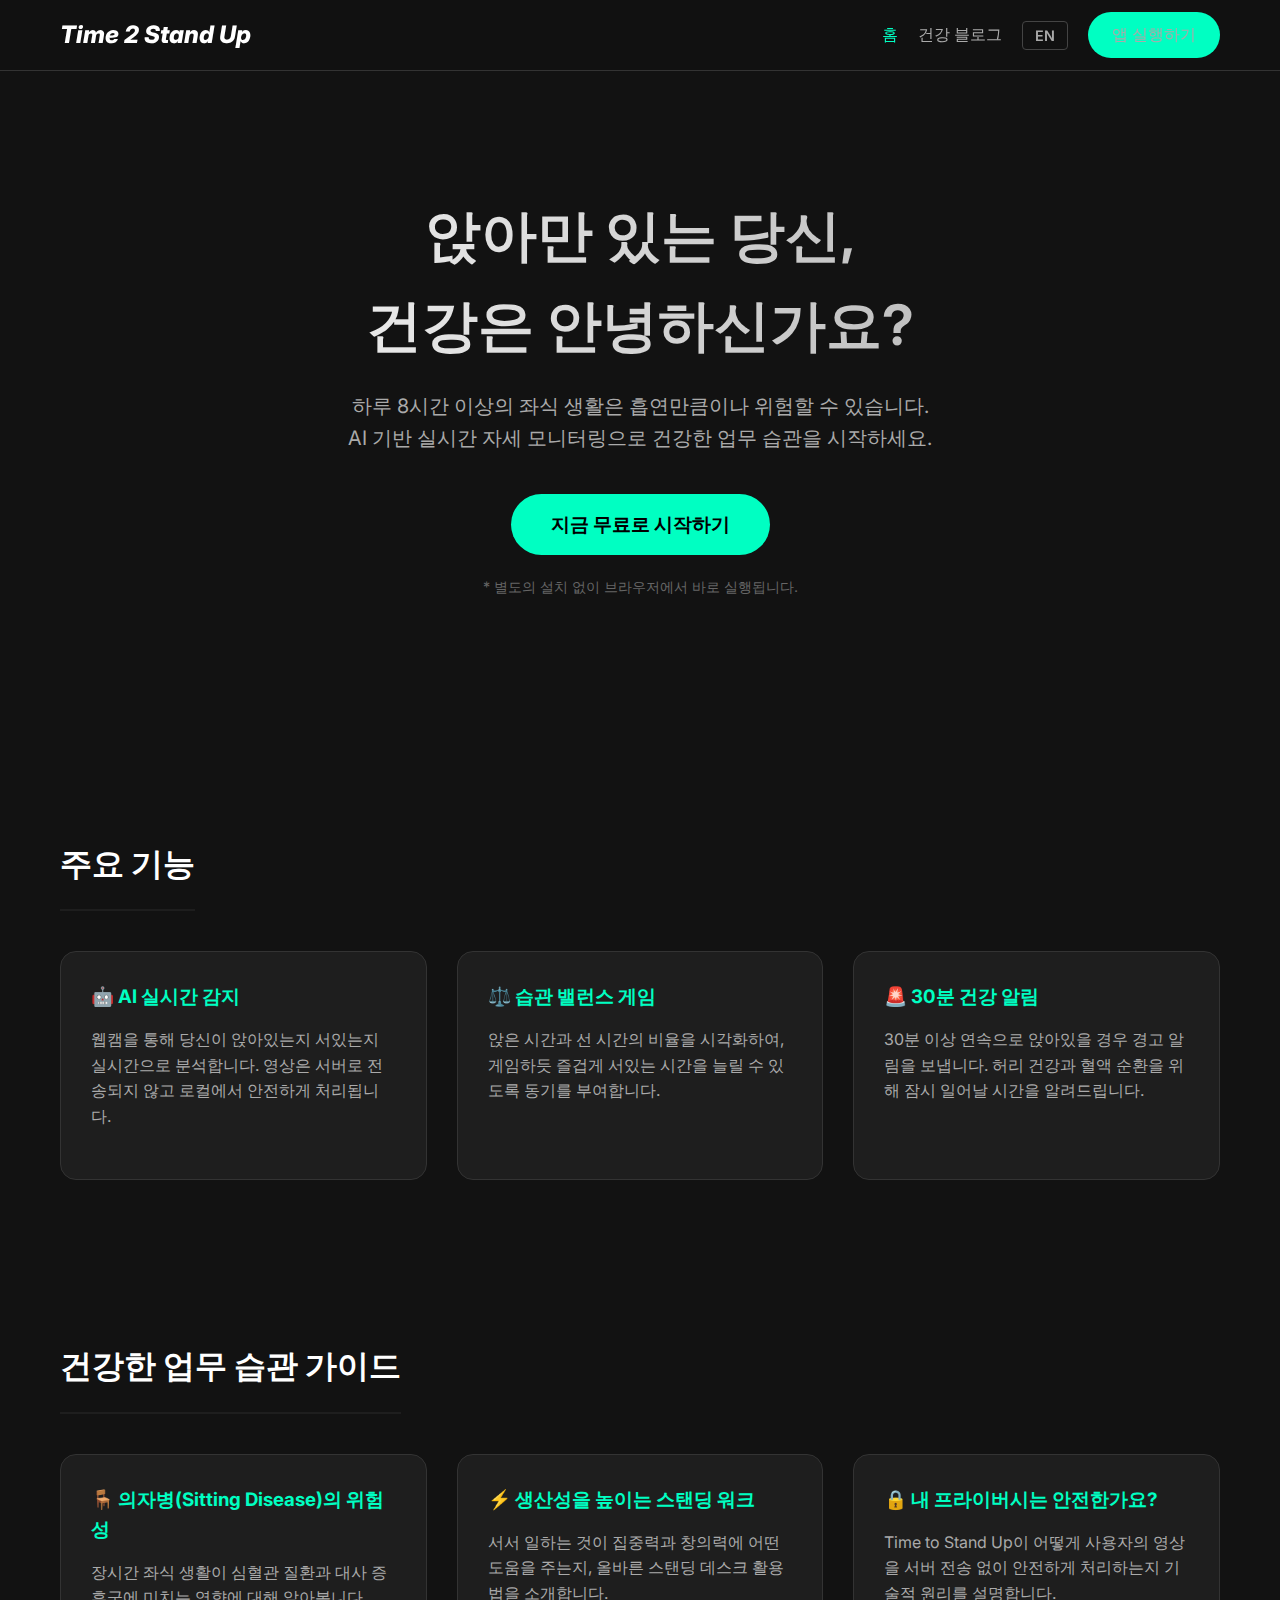
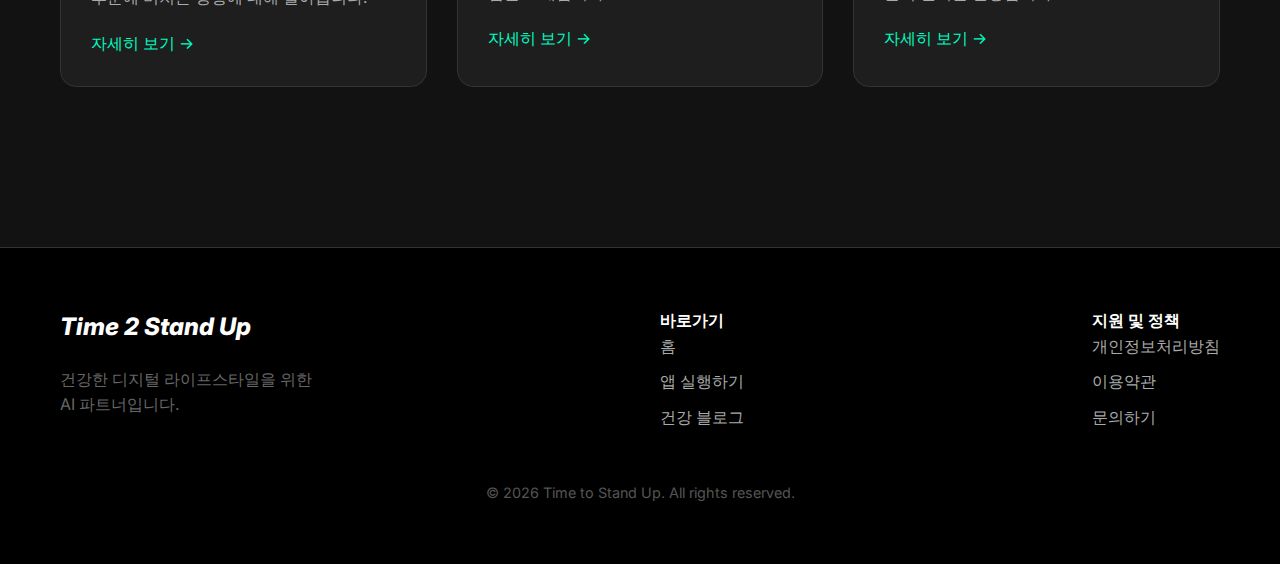
<file: index.html>
<!DOCTYPE html>
<html lang="ko">
<head>
<script type="text/javascript">
    (function(c,l,a,r,i,t,y){
        c[a]=c[a]||function(){(c[a].q=c[a].q||[]).push(arguments)};
        t=l.createElement(r);t.async=1;t.src="https://www.clarity.ms/tag/"+i;
        y=l.getElementsByTagName(r)[0];y.parentNode.insertBefore(t,y);
    })(window, document, "clarity", "script", "v38dudtq54");
</script>
<!-- Google tag (gtag.js) -->
<script async src="https://www.googletagmanager.com/gtag/js?id=G-FCD9E6ZH1Q"></script>
<script>
  window.dataLayer = window.dataLayer || [];
  function gtag(){dataLayer.push(arguments);}
  gtag('js', new Date());

  gtag('config', 'G-FCD9E6ZH1Q');
</script>
    <meta charset="UTF-8">
    <meta name="viewport" content="width=device-width, initial-scale=1.0">
    <meta name="description" content="Time to Stand Up - 웹캠 기반 실시간 자세 교정 및 건강 관리 도구. 앉아있는 시간을 줄이고 건강한 습관을 만드세요.">
    <meta name="keywords" content="자세 교정, 스탠딩 데스크, 거북목 방지, 건강 관리, 뽀모도로, 웹캠 AI">
    <meta name="google-adsense-account" content="ca-pub-3842634914915921">
    <title>Time to Stand Up - 당신의 건강한 업무 파트너</title>
    <link href="https://fonts.googleapis.com/css2?family=Inter:wght@400;500;700;800&display=swap" rel="stylesheet">
    <link rel="stylesheet" href="css/style.css">
</head>
<body>

    <header>
        <div class="container">
            <nav>
                <div class="logo">Time 2 Stand Up</div>
                <div class="nav-links">
                    <a href="index.html" class="active" data-i18n="nav_home">홈</a>
                    <a href="blog/index.html" data-i18n="nav_blog">건강 블로그</a>
                    <button id="lang-toggle" class="lang-btn" onclick="toggleLanguage()">EN</button>
                    <a href="monitor.html" class="btn-cta" data-i18n="nav_app">앱 실행하기</a>
                </div>
            </nav>
        </div>
    </header>

    <main>
        <!-- Hero Section -->
        <section class="hero">
            <div class="container">
                <h1 data-i18n="hero_title">앉아만 있는 당신,<br>건강은 안녕하신가요?</h1>
                <p data-i18n="hero_desc">
                    하루 8시간 이상의 좌식 생활은 흡연만큼이나 위험할 수 있습니다.<br>
                    AI 기반 실시간 자세 모니터링으로 건강한 업무 습관을 시작하세요.
                </p>
                <a href="monitor.html" class="btn-cta" style="font-size: 1.2rem; padding: 15px 40px;" data-i18n="hero_cta">지금 무료로 시작하기</a>
                <p style="margin-top: 20px; font-size: 0.9rem; color: #666;" data-i18n="hero_note">* 별도의 설치 없이 브라우저에서 바로 실행됩니다.</p>
            </div>
        </section>

        <!-- Features Section -->
        <section class="features">
            <div class="container">
                <h2 class="section-title" data-i18n="feature_title">주요 기능</h2>
                <div class="grid-3">
                    <div class="card">
                        <h3 data-i18n="feat1_title">🤖 AI 실시간 감지</h3>
                        <p data-i18n="feat1_desc">웹캠을 통해 당신이 앉아있는지 서있는지 실시간으로 분석합니다. 영상은 서버로 전송되지 않고 로컬에서 안전하게 처리됩니다.</p>
                    </div>
                    <div class="card">
                        <h3 data-i18n="feat2_title">⚖️ 습관 밸런스 게임</h3>
                        <p data-i18n="feat2_desc">앉은 시간과 선 시간의 비율을 시각화하여, 게임하듯 즐겁게 서있는 시간을 늘릴 수 있도록 동기를 부여합니다.</p>
                    </div>
                    <div class="card">
                        <h3 data-i18n="feat3_title">🚨 30분 건강 알림</h3>
                        <p data-i18n="feat3_desc">30분 이상 연속으로 앉아있을 경우 경고 알림을 보냅니다. 허리 건강과 혈액 순환을 위해 잠시 일어날 시간을 알려드립니다.</p>
                    </div>
                </div>
            </div>
        </section>

        <!-- Blog Preview Section -->
        <section class="blog-preview">
            <div class="container">
                <h2 class="section-title" data-i18n="blog_title">건강한 업무 습관 가이드</h2>
                <div class="grid-3">
                    <article class="card">
                        <h3 data-i18n="blog1_title">🪑 의자병(Sitting Disease)의 위험성</h3>
                        <p data-i18n="blog1_desc">장시간 좌식 생활이 심혈관 질환과 대사 증후군에 미치는 영향에 대해 알아봅니다.</p>
                        <a href="blog/health-risks.html" data-i18n="read_more">자세히 보기 →</a>
                    </article>
                    <article class="card">
                        <h3 data-i18n="blog2_title">⚡ 생산성을 높이는 스탠딩 워크</h3>
                        <p data-i18n="blog2_desc">서서 일하는 것이 집중력과 창의력에 어떤 도움을 주는지, 올바른 스탠딩 데스크 활용법을 소개합니다.</p>
                        <a href="blog/standing-benefits.html" data-i18n="read_more">자세히 보기 →</a>
                    </article>
                    <article class="card">
                        <h3 data-i18n="blog3_title">🔒 내 프라이버시는 안전한가요?</h3>
                        <p data-i18n="blog3_desc">Time to Stand Up이 어떻게 사용자의 영상을 서버 전송 없이 안전하게 처리하는지 기술적 원리를 설명합니다.</p>
                        <a href="privacy.html" data-i18n="read_more">자세히 보기 →</a>
                    </article>
                </div>
            </div>
        </section>
    </main>

    <footer>
        <div class="container">
            <div class="footer-content">
                <div class="footer-brand">
                    <div class="logo" style="margin-bottom: 20px;">Time 2 Stand Up</div>
                    <p style="color: #666; max-width: 300px;" data-i18n="footer_desc">
                        건강한 디지털 라이프스타일을 위한<br>
                        AI 파트너입니다.
                    </p>
                </div>
                <div class="footer-links">
                    <strong data-i18n="footer_links">바로가기</strong>
                    <a href="index.html" data-i18n="nav_home">홈</a>
                    <a href="monitor.html" data-i18n="nav_app">앱 실행</a>
                    <a href="blog/index.html" data-i18n="nav_blog">블로그</a>
                </div>
                <div class="footer-links">
                    <strong data-i18n="footer_support">지원 및 정책</strong>
                    <a href="privacy.html" data-i18n="privacy">개인정보처리방침</a>
                    <a href="#" data-i18n="terms">이용약관</a>
                    <a href="#" data-i18n="contact">문의하기</a>
                </div>
            </div>
            <div class="copyright">
                &copy; 2026 Time to Stand Up. All rights reserved.
            </div>
        </div>
    </footer>

    <script>
        const translations = {
            ko: {
                nav_home: "홈",
                nav_blog: "건강 블로그",
                nav_app: "앱 실행하기",
                hero_title: "앉아만 있는 당신,<br>건강은 안녕하신가요?",
                hero_desc: "하루 8시간 이상의 좌식 생활은 흡연만큼이나 위험할 수 있습니다.<br>AI 기반 실시간 자세 모니터링으로 건강한 업무 습관을 시작하세요.",
                hero_cta: "지금 무료로 시작하기",
                hero_note: "* 별도의 설치 없이 브라우저에서 바로 실행됩니다.",
                feature_title: "주요 기능",
                feat1_title: "🤖 AI 실시간 감지",
                feat1_desc: "웹캠을 통해 당신이 앉아있는지 서있는지 실시간으로 분석합니다. 영상은 서버로 전송되지 않고 로컬에서 안전하게 처리됩니다.",
                feat2_title: "⚖️ 습관 밸런스 게임",
                feat2_desc: "앉은 시간과 선 시간의 비율을 시각화하여, 게임하듯 즐겁게 서있는 시간을 늘릴 수 있도록 동기를 부여합니다.",
                feat3_title: "🚨 30분 건강 알림",
                feat3_desc: "30분 이상 연속으로 앉아있을 경우 경고 알림을 보냅니다. 허리 건강과 혈액 순환을 위해 잠시 일어날 시간을 알려드립니다.",
                blog_title: "건강한 업무 습관 가이드",
                blog1_title: "🪑 의자병(Sitting Disease)의 위험성",
                blog1_desc: "장시간 좌식 생활이 심혈관 질환과 대사 증후군에 미치는 영향에 대해 알아봅니다.",
                blog2_title: "⚡ 생산성을 높이는 스탠딩 워크",
                blog2_desc: "서서 일하는 것이 집중력과 창의력에 어떤 도움을 주는지, 올바른 스탠딩 데스크 활용법을 소개합니다.",
                blog3_title: "🔒 내 프라이버시는 안전한가요?",
                blog3_desc: "Time to Stand Up이 어떻게 사용자의 영상을 서버 전송 없이 안전하게 처리하는지 기술적 원리를 설명합니다.",
                read_more: "자세히 보기 →",
                footer_desc: "건강한 디지털 라이프스타일을 위한<br>AI 파트너입니다.",
                footer_links: "바로가기",
                footer_support: "지원 및 정책",
                privacy: "개인정보처리방침",
                terms: "이용약관",
                contact: "문의하기"
            },
            en: {
                nav_home: "Home",
                nav_blog: "Health Blog",
                nav_app: "Launch App",
                hero_title: "Sitting All Day?<br>How's Your Health?",
                hero_desc: "Sitting for more than 8 hours a day can be as dangerous as smoking.<br>Start healthy work habits with AI-powered real-time posture monitoring.",
                hero_cta: "Start for Free Now",
                hero_note: "* Runs directly in your browser without installation.",
                feature_title: "Key Features",
                feat1_title: "🤖 AI Real-time Detection",
                feat1_desc: "Analyzes whether you are sitting or standing in real-time via webcam. Video is processed locally and safely, never sent to a server.",
                feat2_title: "⚖️ Habit Balance Game",
                feat2_desc: "Visualizes the ratio of sitting vs. standing time, motivating you to stand more like a game.",
                feat3_title: "🚨 30-min Health Alert",
                feat3_desc: "Sends a warning alert if you sit continuously for more than 30 minutes. Reminds you to stand up for your back health and circulation.",
                blog_title: "Healthy Work Habits Guide",
                blog1_title: "🪑 The Dangers of Sitting Disease",
                blog1_desc: "Learn about the impact of prolonged sitting on cardiovascular disease and metabolic syndrome.",
                blog2_title: "⚡ Boosting Productivity with Standing Work",
                blog2_desc: "Discover how standing helps focus and creativity, and how to use a standing desk correctly.",
                blog3_title: "🔒 Is My Privacy Safe?",
                blog3_desc: "Explains the technical principles of how Time to Stand Up processes your video safely without server transmission.",
                read_more: "Read More →",
                footer_desc: "AI partner for a healthy<br>digital lifestyle.",
                footer_links: "Quick Links",
                footer_support: "Support & Policy",
                privacy: "Privacy Policy",
                terms: "Terms of Service",
                contact: "Contact Us"
            }
        };

        let currentLang = localStorage.getItem('lang') || 'ko';

        function updateLanguage() {
            const elements = document.querySelectorAll('[data-i18n]');
            elements.forEach(el => {
                const key = el.getAttribute('data-i18n');
                if (translations[currentLang][key]) {
                    el.innerHTML = translations[currentLang][key];
                }
            });
            
            const btn = document.getElementById('lang-toggle');
            btn.innerText = currentLang === 'ko' ? 'EN' : 'KO';
            document.documentElement.lang = currentLang;
            localStorage.setItem('lang', currentLang);
        }

        function toggleLanguage() {
            currentLang = currentLang === 'ko' ? 'en' : 'ko';
            updateLanguage();
        }

        // Initialize
        updateLanguage();
    </script>
</body>
</html>
</file>
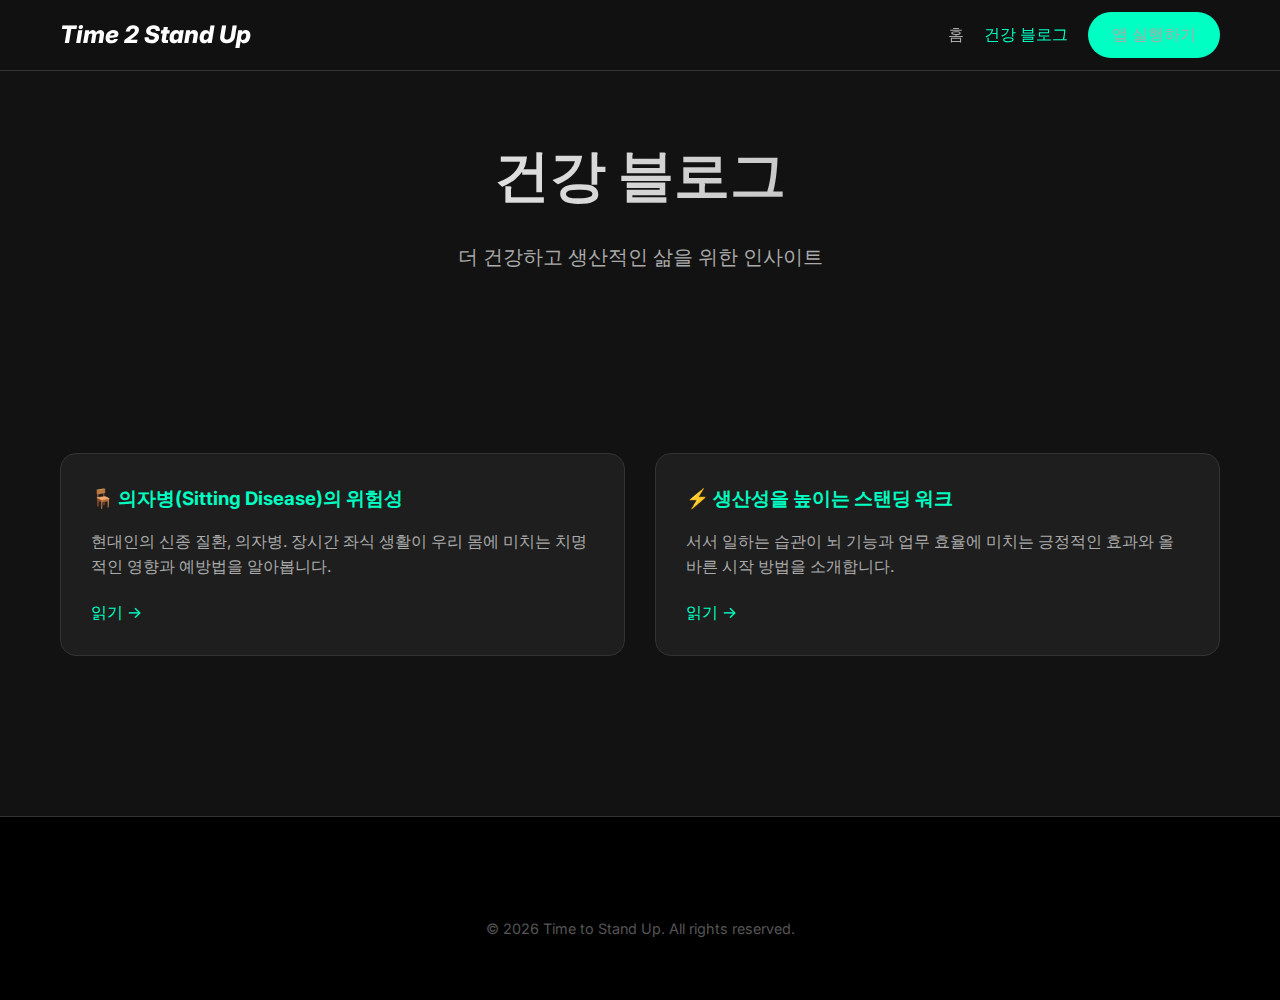
<file: blog/index.html>
<!DOCTYPE html>
<html lang="ko">
<head>
<script type="text/javascript">
    (function(c,l,a,r,i,t,y){
        c[a]=c[a]||function(){(c[a].q=c[a].q||[]).push(arguments)};
        t=l.createElement(r);t.async=1;t.src="https://www.clarity.ms/tag/"+i;
        y=l.getElementsByTagName(r)[0];y.parentNode.insertBefore(t,y);
    })(window, document, "clarity", "script", "v38dudtq54");
</script>
<!-- Google tag (gtag.js) -->
<script async src="https://www.googletagmanager.com/gtag/js?id=G-FCD9E6ZH1Q"></script>
<script>
  window.dataLayer = window.dataLayer || [];
  function gtag(){dataLayer.push(arguments);}
  gtag('js', new Date());

  gtag('config', 'G-FCD9E6ZH1Q');
</script>
    <meta charset="UTF-8">
    <meta name="viewport" content="width=device-width, initial-scale=1.0">
    <meta name="description" content="Time to Stand Up 건강 블로그 - 올바른 자세와 건강한 업무 습관에 대한 정보를 제공합니다.">
    <title>블로그 - Time to Stand Up</title>
    <link href="https://fonts.googleapis.com/css2?family=Inter:wght@400;500;700;800&display=swap" rel="stylesheet">
    <link rel="stylesheet" href="../css/style.css">
</head>
<body>

    <header>
        <div class="container">
            <nav>
                <div class="logo"><a href="../index.html" style="color:white;">Time 2 Stand Up</a></div>
                <div class="nav-links">
                    <a href="../index.html">홈</a>
                    <a href="index.html" class="active">건강 블로그</a>
                    <a href="../monitor.html" class="btn-cta">앱 실행하기</a>
                </div>
            </nav>
        </div>
    </header>

    <main>
        <section class="hero" style="padding: 60px 0;">
            <div class="container">
                <h1>건강 블로그</h1>
                <p>더 건강하고 생산적인 삶을 위한 인사이트</p>
            </div>
        </section>

        <section class="blog-list">
            <div class="container grid-3">
                <article class="card">
                    <h3>🪑 의자병(Sitting Disease)의 위험성</h3>
                    <p>현대인의 신종 질환, 의자병. 장시간 좌식 생활이 우리 몸에 미치는 치명적인 영향과 예방법을 알아봅니다.</p>
                    <a href="health-risks.html">읽기 →</a>
                </article>
                <article class="card">
                    <h3>⚡ 생산성을 높이는 스탠딩 워크</h3>
                    <p>서서 일하는 습관이 뇌 기능과 업무 효율에 미치는 긍정적인 효과와 올바른 시작 방법을 소개합니다.</p>
                    <a href="standing-benefits.html">읽기 →</a>
                </article>
                <!-- 추가 아티클 자리 -->
            </div>
        </section>
    </main>

    <footer>
        <div class="container">
            <div class="copyright">
                &copy; 2026 Time to Stand Up. All rights reserved.
            </div>
        </div>
    </footer>

</body>
</html>
</file>
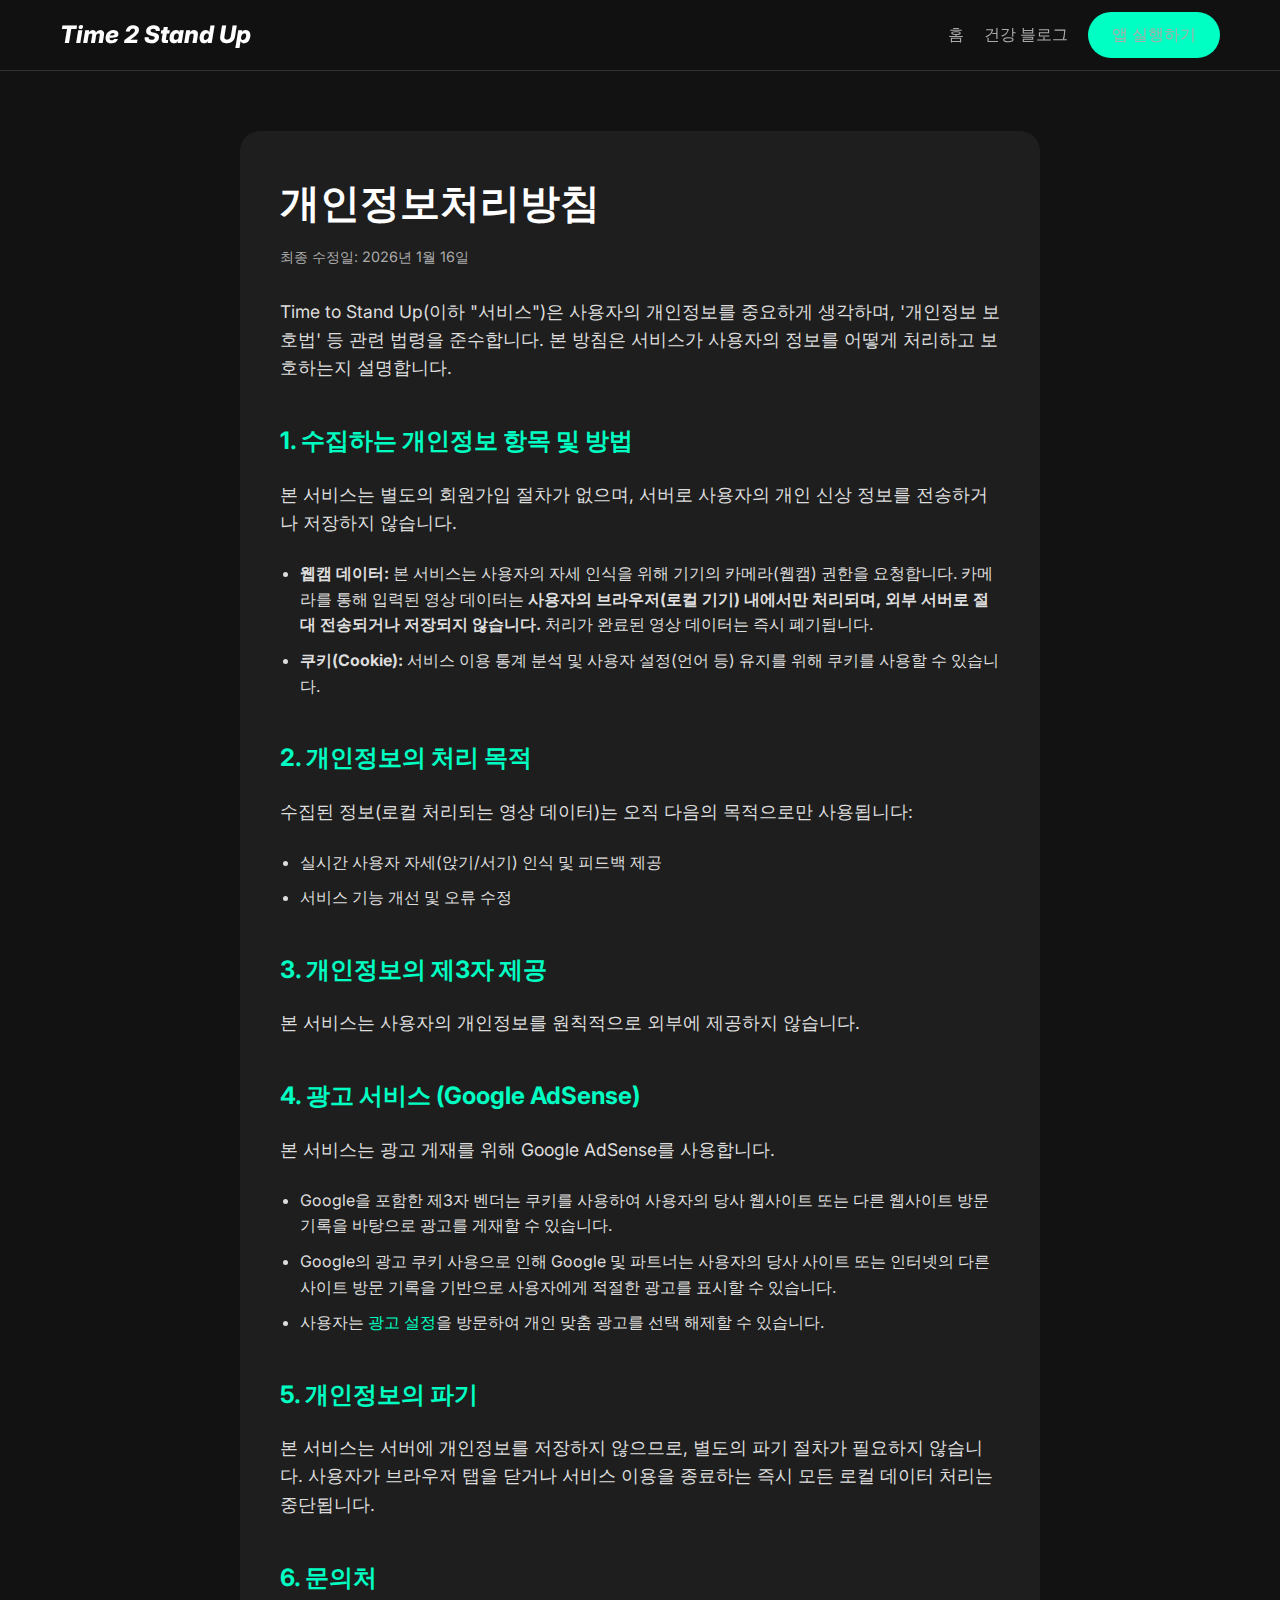
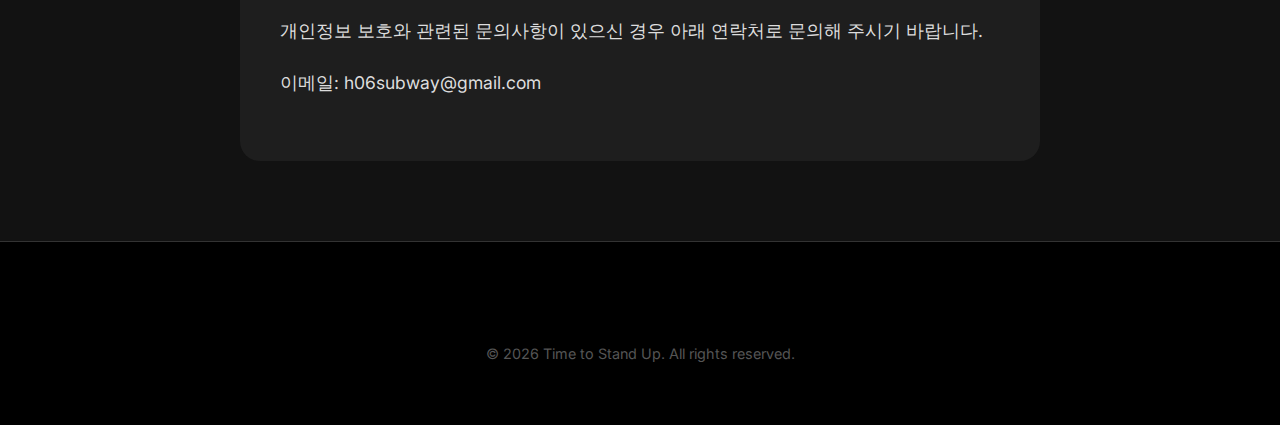
<file: privacy.html>
<!DOCTYPE html>
<html lang="ko">
<head>
<script type="text/javascript">
    (function(c,l,a,r,i,t,y){
        c[a]=c[a]||function(){(c[a].q=c[a].q||[]).push(arguments)};
        t=l.createElement(r);t.async=1;t.src="https://www.clarity.ms/tag/"+i;
        y=l.getElementsByTagName(r)[0];y.parentNode.insertBefore(t,y);
    })(window, document, "clarity", "script", "v38dudtq54");
</script>
<!-- Google tag (gtag.js) -->
<script async src="https://www.googletagmanager.com/gtag/js?id=G-FCD9E6ZH1Q"></script>
<script>
  window.dataLayer = window.dataLayer || [];
  function gtag(){dataLayer.push(arguments);}
  gtag('js', new Date());

  gtag('config', 'G-FCD9E6ZH1Q');
</script>
    <meta charset="UTF-8">
    <meta name="viewport" content="width=device-width, initial-scale=1.0">
    <title>개인정보처리방침 - Time to Stand Up</title>
    <link href="https://fonts.googleapis.com/css2?family=Inter:wght@400;500;700;800&display=swap" rel="stylesheet">
    <link rel="stylesheet" href="css/style.css">
</head>
<body>

    <header>
        <div class="container">
            <nav>
                <div class="logo"><a href="index.html" style="color:white;">Time 2 Stand Up</a></div>
                <div class="nav-links">
                    <a href="index.html">홈</a>
                    <a href="blog/index.html">건강 블로그</a>
                    <a href="monitor.html" class="btn-cta">앱 실행하기</a>
                </div>
            </nav>
        </div>
    </header>

    <main>
        <section class="container" style="padding-top: 60px;">
            <article class="article-content">
                <h1>개인정보처리방침</h1>
                <div class="article-meta">최종 수정일: 2026년 1월 16일</div>

                <div class="article-body">
                    <p>Time to Stand Up(이하 "서비스")은 사용자의 개인정보를 중요하게 생각하며, '개인정보 보호법' 등 관련 법령을 준수합니다. 본 방침은 서비스가 사용자의 정보를 어떻게 처리하고 보호하는지 설명합니다.</p>

                    <h2>1. 수집하는 개인정보 항목 및 방법</h2>
                    <p>본 서비스는 별도의 회원가입 절차가 없으며, 서버로 사용자의 개인 신상 정보를 전송하거나 저장하지 않습니다.</p>
                    <ul>
                        <li><strong>웹캠 데이터:</strong> 본 서비스는 사용자의 자세 인식을 위해 기기의 카메라(웹캠) 권한을 요청합니다. 카메라를 통해 입력된 영상 데이터는 <strong>사용자의 브라우저(로컬 기기) 내에서만 처리되며, 외부 서버로 절대 전송되거나 저장되지 않습니다.</strong> 처리가 완료된 영상 데이터는 즉시 폐기됩니다.</li>
                        <li><strong>쿠키(Cookie):</strong> 서비스 이용 통계 분석 및 사용자 설정(언어 등) 유지를 위해 쿠키를 사용할 수 있습니다.</li>
                    </ul>

                    <h2>2. 개인정보의 처리 목적</h2>
                    <p>수집된 정보(로컬 처리되는 영상 데이터)는 오직 다음의 목적으로만 사용됩니다:</p>
                    <ul>
                        <li>실시간 사용자 자세(앉기/서기) 인식 및 피드백 제공</li>
                        <li>서비스 기능 개선 및 오류 수정</li>
                    </ul>

                    <h2>3. 개인정보의 제3자 제공</h2>
                    <p>본 서비스는 사용자의 개인정보를 원칙적으로 외부에 제공하지 않습니다.</p>

                    <h2>4. 광고 서비스 (Google AdSense)</h2>
                    <p>본 서비스는 광고 게재를 위해 Google AdSense를 사용합니다.</p>
                    <ul>
                        <li>Google을 포함한 제3자 벤더는 쿠키를 사용하여 사용자의 당사 웹사이트 또는 다른 웹사이트 방문 기록을 바탕으로 광고를 게재할 수 있습니다.</li>
                        <li>Google의 광고 쿠키 사용으로 인해 Google 및 파트너는 사용자의 당사 사이트 또는 인터넷의 다른 사이트 방문 기록을 기반으로 사용자에게 적절한 광고를 표시할 수 있습니다.</li>
                        <li>사용자는 <a href="https://www.google.com/settings/ads" target="_blank" style="color: var(--primary-color);">광고 설정</a>을 방문하여 개인 맞춤 광고를 선택 해제할 수 있습니다.</li>
                    </ul>

                    <h2>5. 개인정보의 파기</h2>
                    <p>본 서비스는 서버에 개인정보를 저장하지 않으므로, 별도의 파기 절차가 필요하지 않습니다. 사용자가 브라우저 탭을 닫거나 서비스 이용을 종료하는 즉시 모든 로컬 데이터 처리는 중단됩니다.</p>

                    <h2>6. 문의처</h2>
                    <p>개인정보 보호와 관련된 문의사항이 있으신 경우 아래 연락처로 문의해 주시기 바랍니다.</p>
                    <p>이메일: h06subway@gmail.com</p>
                </div>
            </article>
        </section>
    </main>

    <footer>
        <div class="container">
            <div class="copyright">
                &copy; 2026 Time to Stand Up. All rights reserved.
            </div>
        </div>
    </footer>

</body>
</html>
</file>
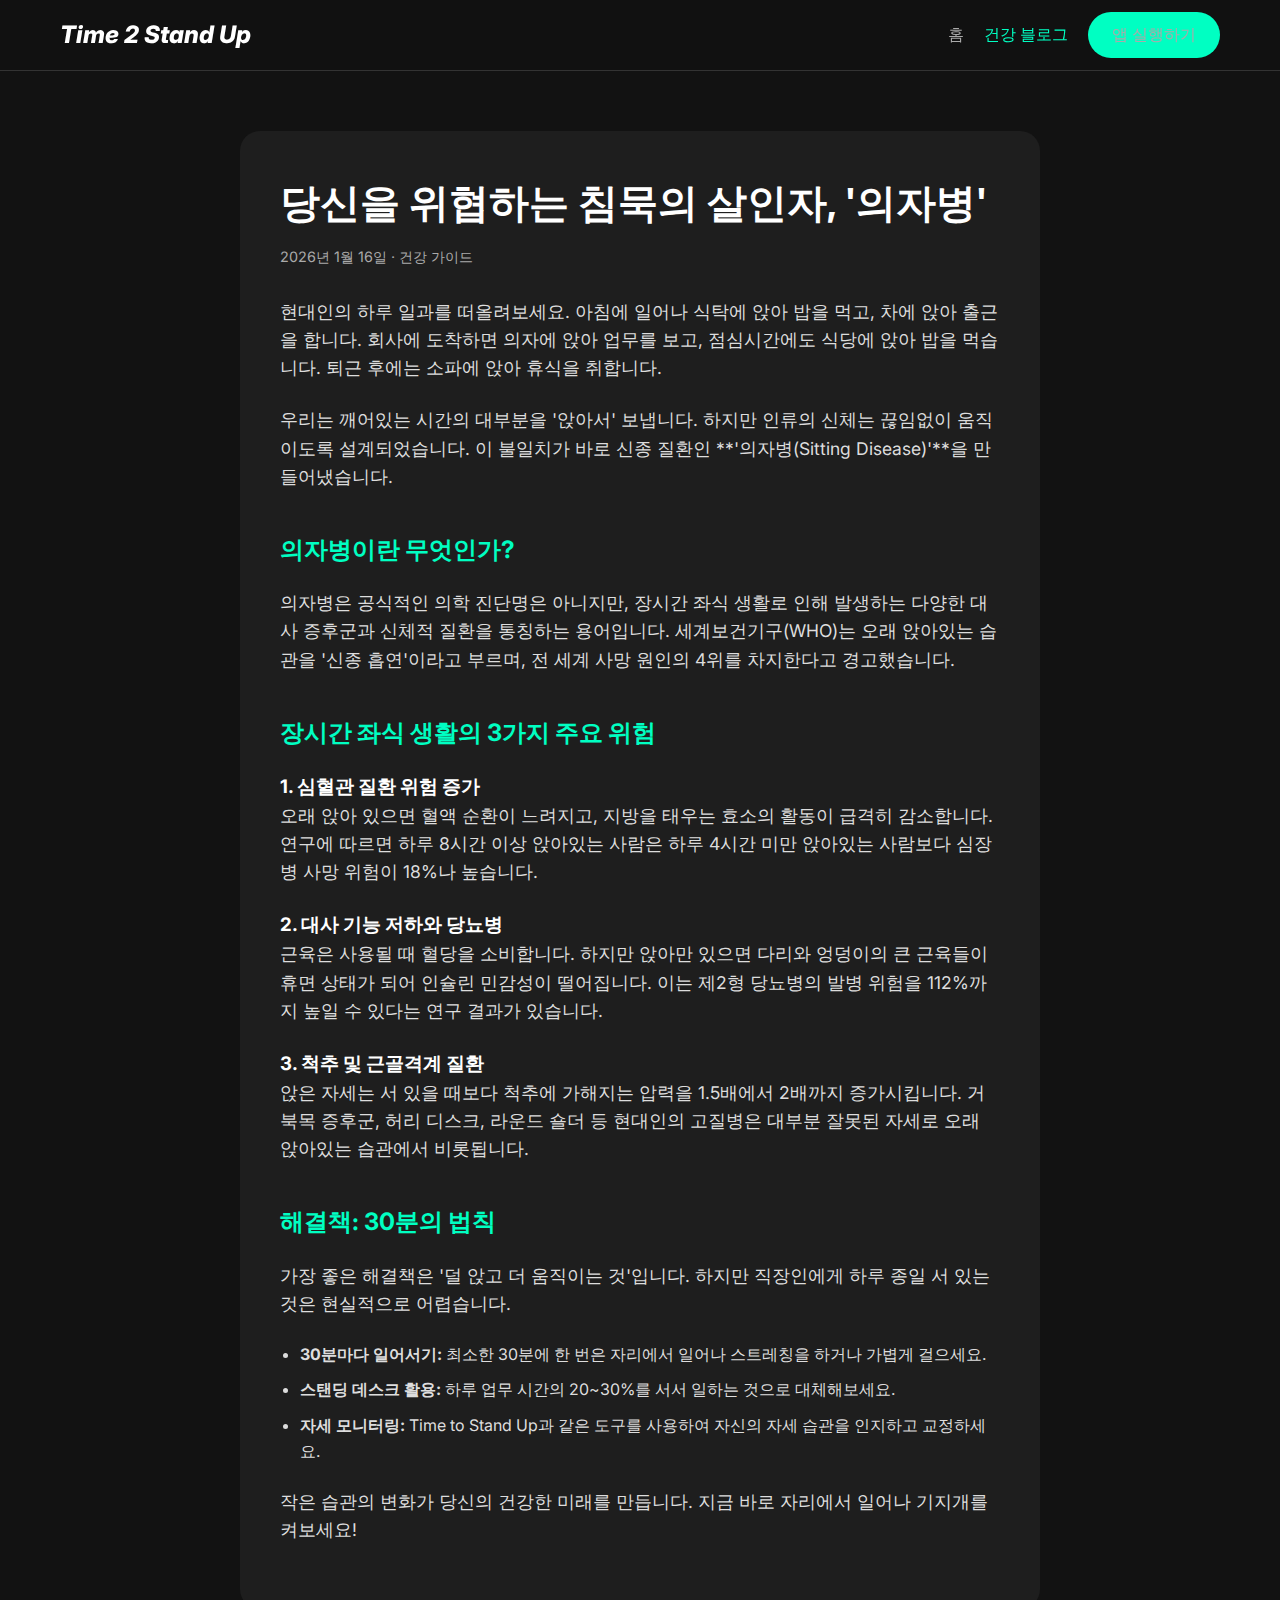
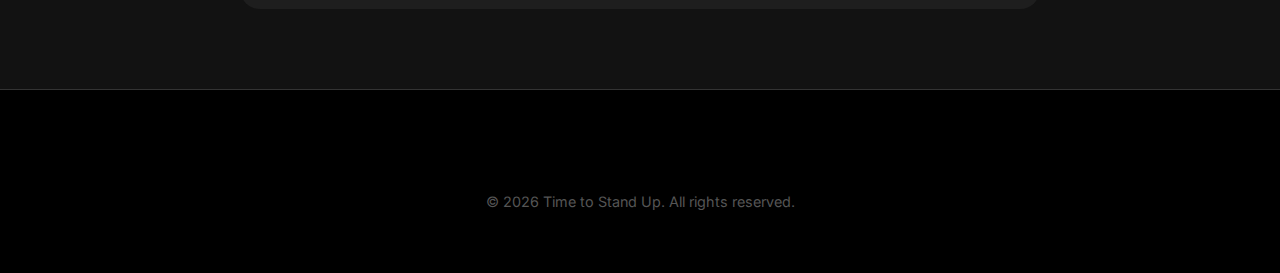
<file: blog/health-risks.html>
<!DOCTYPE html>
<html lang="ko">
<head>
<script type="text/javascript">
    (function(c,l,a,r,i,t,y){
        c[a]=c[a]||function(){(c[a].q=c[a].q||[]).push(arguments)};
        t=l.createElement(r);t.async=1;t.src="https://www.clarity.ms/tag/"+i;
        y=l.getElementsByTagName(r)[0];y.parentNode.insertBefore(t,y);
    })(window, document, "clarity", "script", "v38dudtq54");
</script>
<!-- Google tag (gtag.js) -->
<script async src="https://www.googletagmanager.com/gtag/js?id=G-FCD9E6ZH1Q"></script>
<script>
  window.dataLayer = window.dataLayer || [];
  function gtag(){dataLayer.push(arguments);}
  gtag('js', new Date());

  gtag('config', 'G-FCD9E6ZH1Q');
</script>
    <meta charset="UTF-8">
    <meta name="viewport" content="width=device-width, initial-scale=1.0">
    <meta name="description" content="의자병(Sitting Disease)의 위험성과 건강에 미치는 영향. 장시간 앉아있는 습관이 왜 위험한지 알아봅니다.">
    <title>의자병의 위험성 - Time to Stand Up</title>
    <link href="https://fonts.googleapis.com/css2?family=Inter:wght@400;500;700;800&display=swap" rel="stylesheet">
    <link rel="stylesheet" href="../css/style.css">
</head>
<body>

    <header>
        <div class="container">
            <nav>
                <div class="logo"><a href="../index.html" style="color:white;">Time 2 Stand Up</a></div>
                <div class="nav-links">
                    <a href="../index.html">홈</a>
                    <a href="index.html" class="active">건강 블로그</a>
                    <a href="../monitor.html" class="btn-cta">앱 실행하기</a>
                </div>
            </nav>
        </div>
    </header>

    <main>
        <section class="container" style="padding-top: 60px;">
            <article class="article-content">
                <h1>당신을 위협하는 침묵의 살인자, '의자병'</h1>
                <div class="article-meta">2026년 1월 16일 · 건강 가이드</div>

                <div class="article-body">
                    <p>현대인의 하루 일과를 떠올려보세요. 아침에 일어나 식탁에 앉아 밥을 먹고, 차에 앉아 출근을 합니다. 회사에 도착하면 의자에 앉아 업무를 보고, 점심시간에도 식당에 앉아 밥을 먹습니다. 퇴근 후에는 소파에 앉아 휴식을 취합니다.</p>
                    
                    <p>우리는 깨어있는 시간의 대부분을 '앉아서' 보냅니다. 하지만 인류의 신체는 끊임없이 움직이도록 설계되었습니다. 이 불일치가 바로 신종 질환인 **'의자병(Sitting Disease)'**을 만들어냈습니다.</p>

                    <h2>의자병이란 무엇인가?</h2>
                    <p>의자병은 공식적인 의학 진단명은 아니지만, 장시간 좌식 생활로 인해 발생하는 다양한 대사 증후군과 신체적 질환을 통칭하는 용어입니다. 세계보건기구(WHO)는 오래 앉아있는 습관을 '신종 흡연'이라고 부르며, 전 세계 사망 원인의 4위를 차지한다고 경고했습니다.</p>

                    <h2>장시간 좌식 생활의 3가지 주요 위험</h2>
                    
                    <h3>1. 심혈관 질환 위험 증가</h3>
                    <p>오래 앉아 있으면 혈액 순환이 느려지고, 지방을 태우는 효소의 활동이 급격히 감소합니다. 연구에 따르면 하루 8시간 이상 앉아있는 사람은 하루 4시간 미만 앉아있는 사람보다 심장병 사망 위험이 18%나 높습니다.</p>

                    <h3>2. 대사 기능 저하와 당뇨병</h3>
                    <p>근육은 사용될 때 혈당을 소비합니다. 하지만 앉아만 있으면 다리와 엉덩이의 큰 근육들이 휴면 상태가 되어 인슐린 민감성이 떨어집니다. 이는 제2형 당뇨병의 발병 위험을 112%까지 높일 수 있다는 연구 결과가 있습니다.</p>

                    <h3>3. 척추 및 근골격계 질환</h3>
                    <p>앉은 자세는 서 있을 때보다 척추에 가해지는 압력을 1.5배에서 2배까지 증가시킵니다. 거북목 증후군, 허리 디스크, 라운드 숄더 등 현대인의 고질병은 대부분 잘못된 자세로 오래 앉아있는 습관에서 비롯됩니다.</p>

                    <h2>해결책: 30분의 법칙</h2>
                    <p>가장 좋은 해결책은 '덜 앉고 더 움직이는 것'입니다. 하지만 직장인에게 하루 종일 서 있는 것은 현실적으로 어렵습니다.</p>
                    
                    <ul>
                        <li><strong>30분마다 일어서기:</strong> 최소한 30분에 한 번은 자리에서 일어나 스트레칭을 하거나 가볍게 걸으세요.</li>
                        <li><strong>스탠딩 데스크 활용:</strong> 하루 업무 시간의 20~30%를 서서 일하는 것으로 대체해보세요.</li>
                        <li><strong>자세 모니터링:</strong> Time to Stand Up과 같은 도구를 사용하여 자신의 자세 습관을 인지하고 교정하세요.</li>
                    </ul>

                    <p>작은 습관의 변화가 당신의 건강한 미래를 만듭니다. 지금 바로 자리에서 일어나 기지개를 켜보세요!</p>
                </div>
            </article>
        </section>
    </main>

    <footer>
        <div class="container">
            <div class="copyright">
                &copy; 2026 Time to Stand Up. All rights reserved.
            </div>
        </div>
    </footer>

</body>
</html>
</file>
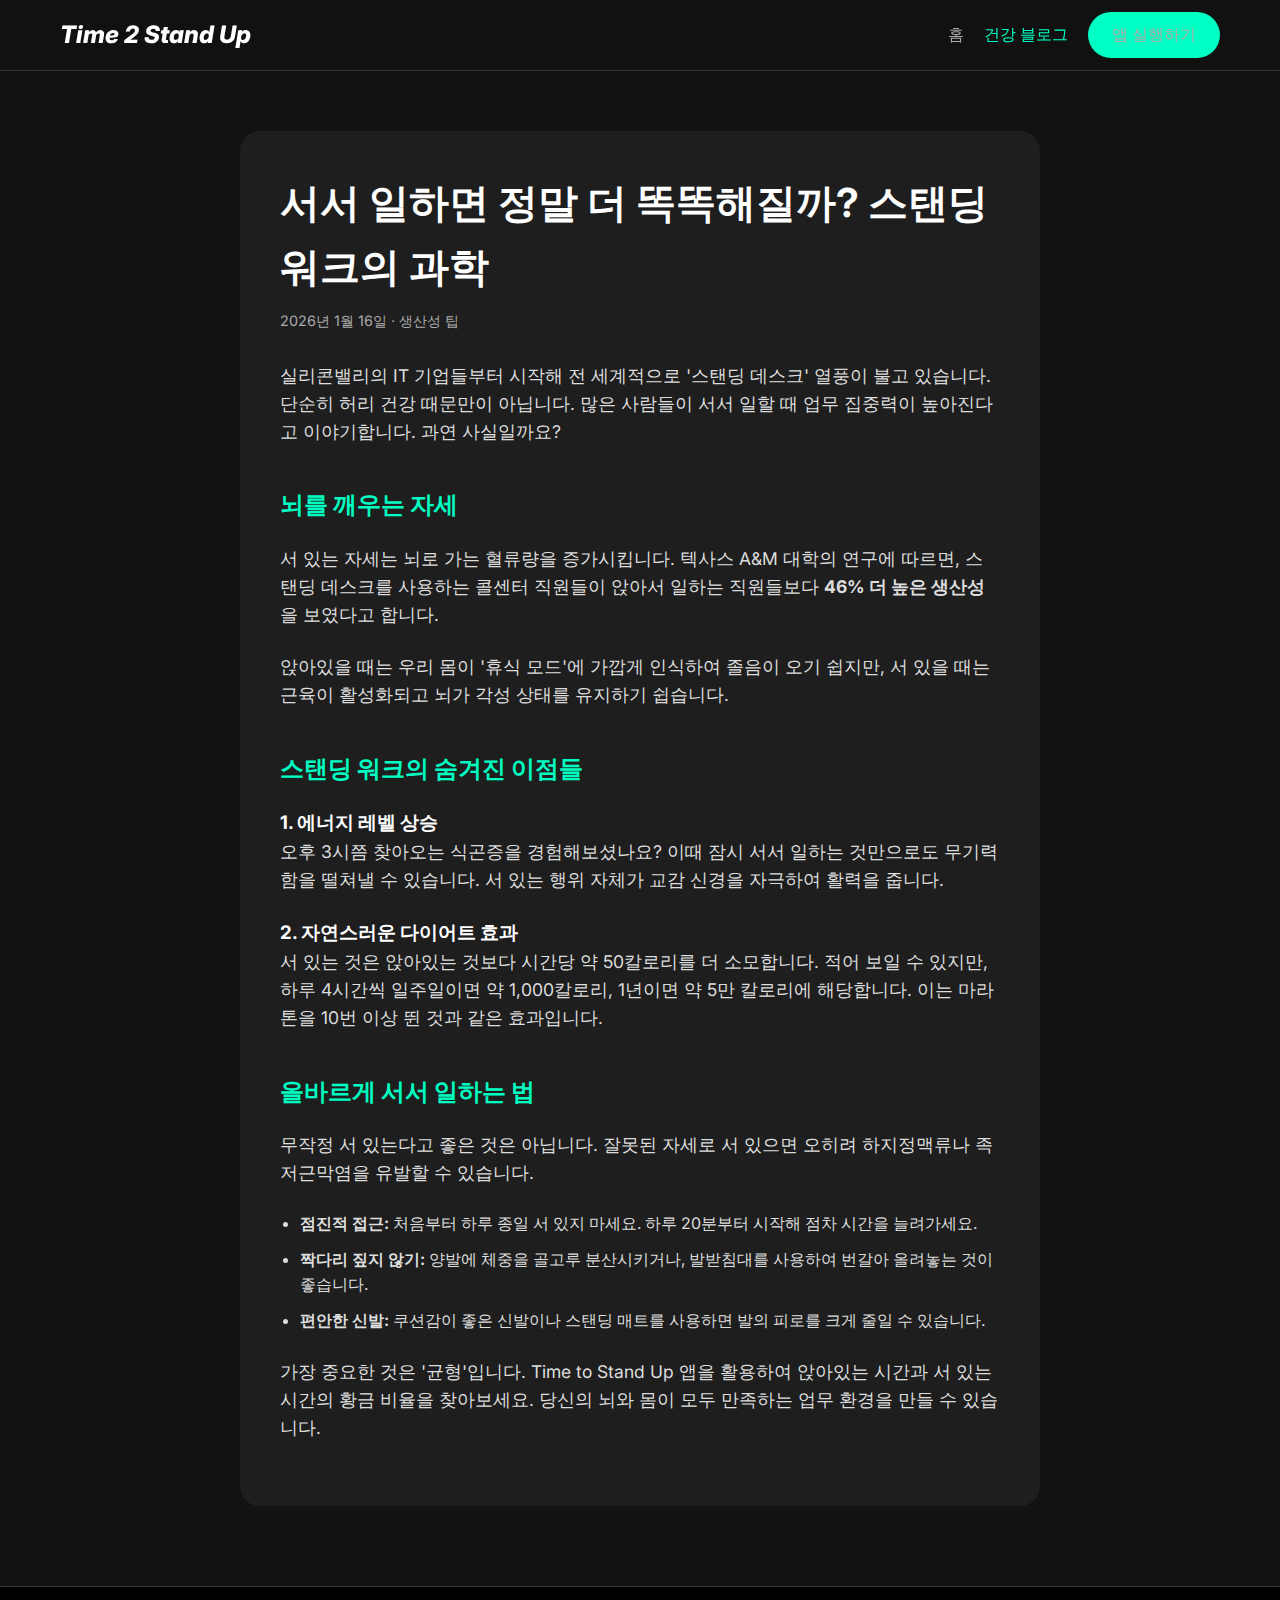
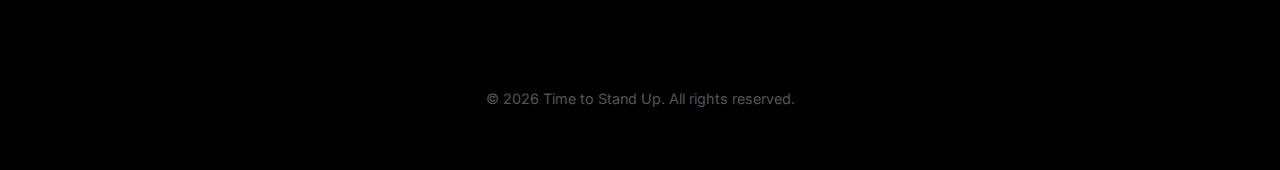
<file: blog/standing-benefits.html>
<!DOCTYPE html>
<html lang="ko">
<head>
<script type="text/javascript">
    (function(c,l,a,r,i,t,y){
        c[a]=c[a]||function(){(c[a].q=c[a].q||[]).push(arguments)};
        t=l.createElement(r);t.async=1;t.src="https://www.clarity.ms/tag/"+i;
        y=l.getElementsByTagName(r)[0];y.parentNode.insertBefore(t,y);
    })(window, document, "clarity", "script", "v38dudtq54");
</script>
<!-- Google tag (gtag.js) -->
<script async src="https://www.googletagmanager.com/gtag/js?id=G-FCD9E6ZH1Q"></script>
<script>
  window.dataLayer = window.dataLayer || [];
  function gtag(){dataLayer.push(arguments);}
  gtag('js', new Date());

  gtag('config', 'G-FCD9E6ZH1Q');
</script>
    <meta charset="UTF-8">
    <meta name="viewport" content="width=device-width, initial-scale=1.0">
    <meta name="description" content="서서 일하는 스탠딩 워크의 장점과 효과. 생산성 향상부터 다이어트 효과까지.">
    <title>생산성을 높이는 스탠딩 워크 - Time to Stand Up</title>
    <link href="https://fonts.googleapis.com/css2?family=Inter:wght@400;500;700;800&display=swap" rel="stylesheet">
    <link rel="stylesheet" href="../css/style.css">
</head>
<body>

    <header>
        <div class="container">
            <nav>
                <div class="logo"><a href="../index.html" style="color:white;">Time 2 Stand Up</a></div>
                <div class="nav-links">
                    <a href="../index.html">홈</a>
                    <a href="index.html" class="active">건강 블로그</a>
                    <a href="../monitor.html" class="btn-cta">앱 실행하기</a>
                </div>
            </nav>
        </div>
    </header>

    <main>
        <section class="container" style="padding-top: 60px;">
            <article class="article-content">
                <h1>서서 일하면 정말 더 똑똑해질까? 스탠딩 워크의 과학</h1>
                <div class="article-meta">2026년 1월 16일 · 생산성 팁</div>

                <div class="article-body">
                    <p>실리콘밸리의 IT 기업들부터 시작해 전 세계적으로 '스탠딩 데스크' 열풍이 불고 있습니다. 단순히 허리 건강 때문만이 아닙니다. 많은 사람들이 서서 일할 때 업무 집중력이 높아진다고 이야기합니다. 과연 사실일까요?</p>

                    <h2>뇌를 깨우는 자세</h2>
                    <p>서 있는 자세는 뇌로 가는 혈류량을 증가시킵니다. 텍사스 A&M 대학의 연구에 따르면, 스탠딩 데스크를 사용하는 콜센터 직원들이 앉아서 일하는 직원들보다 <strong>46% 더 높은 생산성</strong>을 보였다고 합니다.</p>
                    
                    <p>앉아있을 때는 우리 몸이 '휴식 모드'에 가깝게 인식하여 졸음이 오기 쉽지만, 서 있을 때는 근육이 활성화되고 뇌가 각성 상태를 유지하기 쉽습니다.</p>

                    <h2>스탠딩 워크의 숨겨진 이점들</h2>

                    <h3>1. 에너지 레벨 상승</h3>
                    <p>오후 3시쯤 찾아오는 식곤증을 경험해보셨나요? 이때 잠시 서서 일하는 것만으로도 무기력함을 떨쳐낼 수 있습니다. 서 있는 행위 자체가 교감 신경을 자극하여 활력을 줍니다.</p>

                    <h3>2. 자연스러운 다이어트 효과</h3>
                    <p>서 있는 것은 앉아있는 것보다 시간당 약 50칼로리를 더 소모합니다. 적어 보일 수 있지만, 하루 4시간씩 일주일이면 약 1,000칼로리, 1년이면 약 5만 칼로리에 해당합니다. 이는 마라톤을 10번 이상 뛴 것과 같은 효과입니다.</p>

                    <h2>올바르게 서서 일하는 법</h2>
                    <p>무작정 서 있는다고 좋은 것은 아닙니다. 잘못된 자세로 서 있으면 오히려 하지정맥류나 족저근막염을 유발할 수 있습니다.</p>

                    <ul>
                        <li><strong>점진적 접근:</strong> 처음부터 하루 종일 서 있지 마세요. 하루 20분부터 시작해 점차 시간을 늘려가세요.</li>
                        <li><strong>짝다리 짚지 않기:</strong> 양발에 체중을 골고루 분산시키거나, 발받침대를 사용하여 번갈아 올려놓는 것이 좋습니다.</li>
                        <li><strong>편안한 신발:</strong> 쿠션감이 좋은 신발이나 스탠딩 매트를 사용하면 발의 피로를 크게 줄일 수 있습니다.</li>
                    </ul>

                    <p>가장 중요한 것은 '균형'입니다. Time to Stand Up 앱을 활용하여 앉아있는 시간과 서 있는 시간의 황금 비율을 찾아보세요. 당신의 뇌와 몸이 모두 만족하는 업무 환경을 만들 수 있습니다.</p>
                </div>
            </article>
        </section>
    </main>

    <footer>
        <div class="container">
            <div class="copyright">
                &copy; 2026 Time to Stand Up. All rights reserved.
            </div>
        </div>
    </footer>

</body>
</html>
</file>
<file: css/style.css>
:root {
    --bg-color: #121212;
    --surface-color: #1e1e1e;
    --primary-color: #00FFC2; /* Mint */
    --secondary-color: #7050FF; /* Lavender */
    --warning-color: #FF4B4B;
    --text-main: #ffffff;
    --text-sub: #aaaaaa;
    --font-main: 'Inter', -apple-system, BlinkMacSystemFont, "Segoe UI", Roboto, "Helvetica Neue", Arial, sans-serif;
    --max-width: 1200px;
}

* {
    box-sizing: border-box;
    margin: 0;
    padding: 0;
}

body {
    background-color: var(--bg-color);
    color: var(--text-main);
    font-family: var(--font-main);
    line-height: 1.6;
}

a {
    color: var(--primary-color);
    text-decoration: none;
    transition: color 0.3s;
}

a:hover {
    color: #fff;
}

/* Layout */
.container {
    max-width: var(--max-width);
    margin: 0 auto;
    padding: 0 20px;
}

header {
    background-color: rgba(18, 18, 18, 0.95);
    border-bottom: 1px solid #333;
    position: sticky;
    top: 0;
    z-index: 100;
    backdrop-filter: blur(10px);
}

nav {
    display: flex;
    justify-content: space-between;
    align-items: center;
    height: 70px;
}

.logo {
    font-size: 1.5rem;
    font-weight: 800;
    color: #fff;
    font-style: italic;
}

.nav-links {
    display: flex;
    align-items: center;
    gap: 20px;
}

.nav-links a {
    color: var(--text-sub);
    font-weight: 500;
}

.nav-links a:hover, .nav-links a.active {
    color: var(--primary-color);
}

.lang-btn {
    background: transparent;
    border: 1px solid #444;
    color: var(--text-sub);
    padding: 5px 12px;
    border-radius: 4px;
    cursor: pointer;
    font-size: 0.9rem;
    font-weight: 600;
    transition: all 0.3s;
    font-family: var(--font-main);
}

.lang-btn:hover {
    border-color: var(--primary-color);
    color: var(--primary-color);
}

.btn-cta {
    background-color: var(--primary-color);
    color: #000;
    padding: 10px 24px;
    border-radius: 50px;
    font-weight: 700;
    display: inline-block;
}

.btn-cta:hover {
    transform: translateY(-2px);
    box-shadow: 0 5px 15px rgba(0, 255, 194, 0.3);
    color: #000 !important;
}

/* Sections */
section {
    padding: 80px 0;
}

.hero {
    text-align: center;
    padding: 120px 0;
}

.hero h1 {
    font-size: 3.5rem;
    margin-bottom: 20px;
    background: linear-gradient(90deg, #fff, var(--text-sub));
    -webkit-background-clip: text;
    -webkit-text-fill-color: transparent;
}

.hero p {
    font-size: 1.25rem;
    color: var(--text-sub);
    max-width: 600px;
    margin: 0 auto 40px;
}

.section-title {
    font-size: 2rem;
    margin-bottom: 40px;
    text-align: center;
    border-bottom: 2px solid var(--surface-color);
    padding-bottom: 20px;
    display: inline-block;
}

/* Grid */
.grid-3 {
    display: grid;
    grid-template-columns: repeat(auto-fit, minmax(300px, 1fr));
    gap: 30px;
}

.card {
    background-color: var(--surface-color);
    padding: 30px;
    border-radius: 16px;
    border: 1px solid #333;
    transition: transform 0.3s;
}

.card:hover {
    transform: translateY(-5px);
    border-color: var(--primary-color);
}

.card h3 {
    margin-bottom: 15px;
    color: var(--primary-color);
}

.card p {
    color: var(--text-sub);
    margin-bottom: 20px;
}

/* Footer */
footer {
    background-color: #000;
    padding: 60px 0;
    margin-top: 80px;
    border-top: 1px solid #333;
}

.footer-content {
    display: flex;
    justify-content: space-between;
    flex-wrap: wrap;
    gap: 40px;
}

.footer-links a {
    display: block;
    margin-bottom: 10px;
    color: var(--text-sub);
}

.copyright {
    text-align: center;
    margin-top: 40px;
    color: #555;
    font-size: 0.9rem;
}

/* Article Styles */
.article-content {
    max-width: 800px;
    margin: 0 auto;
    background: var(--surface-color);
    padding: 40px;
    border-radius: 20px;
}

.article-content h1 {
    font-size: 2.5rem;
    margin-bottom: 10px;
}

.article-meta {
    color: var(--text-sub);
    margin-bottom: 30px;
    font-size: 0.9rem;
}

.article-body h2 {
    margin-top: 40px;
    margin-bottom: 20px;
    color: var(--primary-color);
}

.article-body p {
    margin-bottom: 1.5rem;
    font-size: 1.1rem;
    color: #ddd;
}

.article-body ul {
    margin-bottom: 1.5rem;
    padding-left: 20px;
    color: #ddd;
}

.article-body li {
    margin-bottom: 10px;
}
</file>
